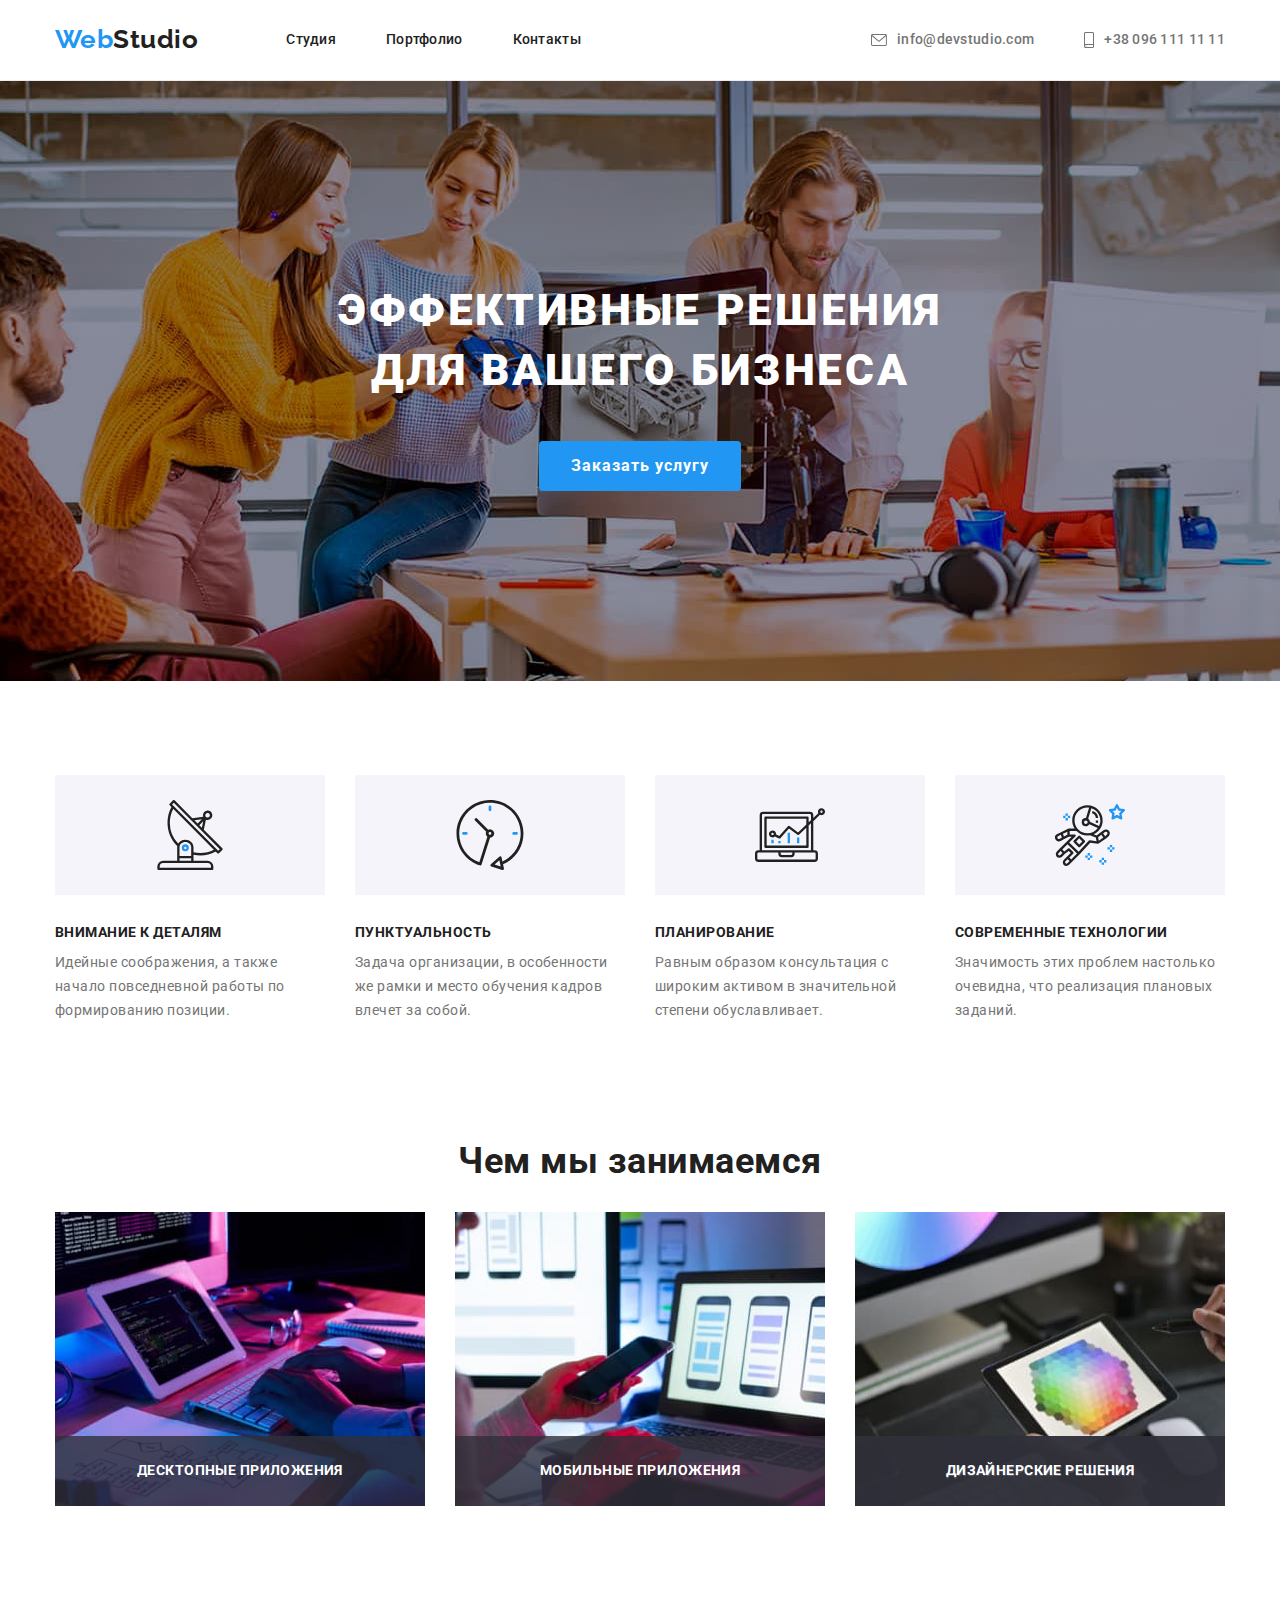
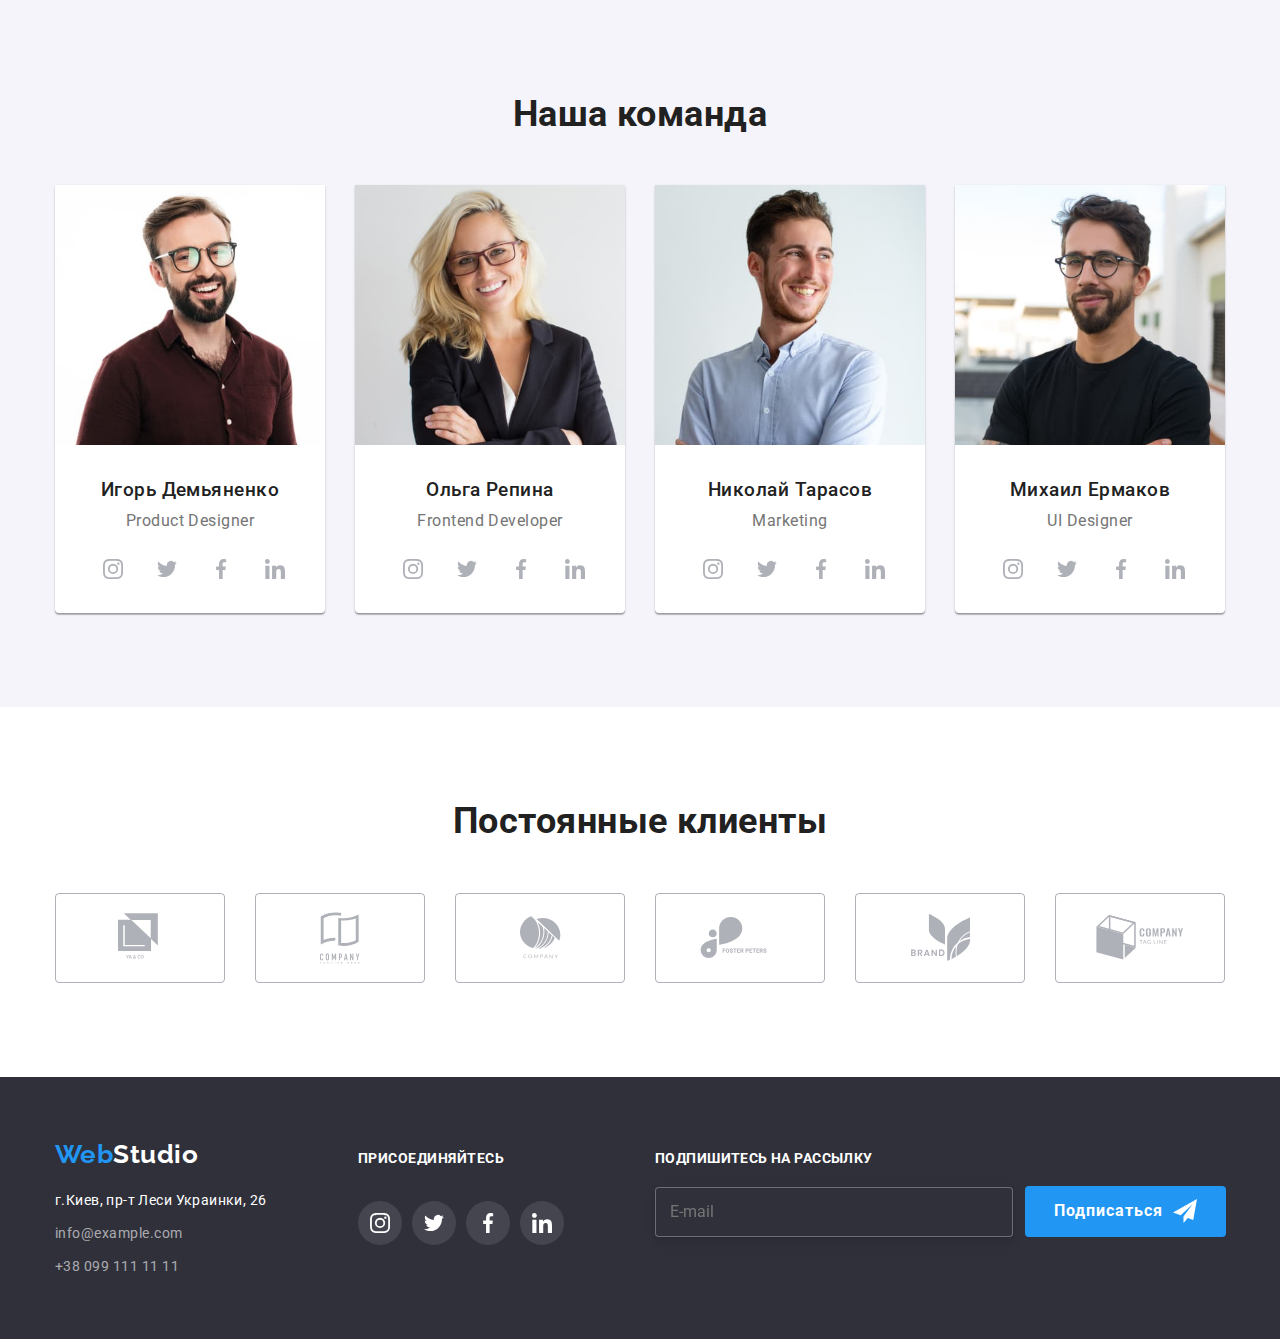
<file: index.html>
<!DOCTYPE html>
<html lang="ru">
<head>
    <meta charset="UTF-8">
    <meta name="viewport" content="width=device-width, initial-scale=1.0">
    <title>WebStudio</title>
    <link rel="preconnect" href="https://fonts.gstatic.com">
    <link href="https://fonts.googleapis.com/css2?family=Raleway:wght@700&family=Roboto:wght@400;500;700;900&display=swap"
        rel="stylesheet">
    <link rel="stylesheet" href="./css/main.min.css">
</head>
<body>
    <!--Шапка страницы-->
    <header class="page-header">
        <div class="container container__nav">
        <!--Логотип с навигацией-->
            <a class="logo" href="/"><span class="logo__text">Web</span>Studio</a>
            <button class="menu-toggle js-open-menu" aria-expanded="false" aria-controls="mobile-menu">
            <svg class="icon-cross" width="24" height="16" aria-label="Переключатель мобильного меню">
                <use href="./img/icons.svg#menu"></use>
            </svg></button>
            <nav>
                <ul class="site-nav">
                    <li class="site-nav__item">
                        <a class="site-nav__link" href="./index.html">Студия</a>
                    </li>
                    <li class="site-nav__item">
                        <a class="site-nav__link" href="./portfolio.html">Портфолио</a>
                    </li>
                    <li class="site-nav__item">
                        <a class="site-nav__link" href="">Контакты</a>
                    </li>
                </ul>
            </nav>
            <ul class="panel-contacts">
                <li class="panel-contacts__item">
                    <a class="panel-contacts__link" href="mailto:info@devstudio.com">
                        <svg class="panel-contacts__icon" width="16" height="12">
                            <use href="./img/icons.svg#envelope"></use>
                        </svg>info@devstudio.com</a>
                </li>
                <li class="panel-contacts__item">
                    <a class="panel-contacts__link" href="tel:+380961111111">
                        <svg class="panel-contacts__icon" width="10" height="16">
                            <use href="./img/icons.svg#smartphone"></use>
                        </svg>+38 096 111 11 11</a>
                </li>
            </ul>
        </div>
    </header>
    <main>
        <!--Герой-->
        <section class="hero">
            <div class="hero__overlay">
                <h1 class="hero__title">Эффективные решения<br>
                для вашего бизнеса</h1>
            <button class="button" data-modal-open>Заказать услугу</button>
                    <div class="backdrop backdrop__is-hidden" data-modal>
                        <div class="modal">
                            <button class="modal__close" data-modal-close>
                                <svg class="modal__icon" width="18" height="18">
                                <use href="./img/icons.svg#close"></use>
                            </svg></button>
                            <form class="form">
                                <p class="form__text">Оставьте свои данные, мы вам перезвоним</p>
                                <label class="form__field">
                                    <span class="form__label">Имя</span>
                                    <input type="text" class="form__input" name="name">
                                    <svg class="form__icon" width="18" height="18">
                                            <use href="./img/icons.svg#person-black"></use>
                                    </svg>
                                </label>
                            
                                <label class="form__field">
                                    <span class="form__label">Телефон</span>
                                    <input type="tel" class="form__input" name="tel">
                                    <svg class="form__icon" width="18" height="18">
                                            <use href="./img/icons.svg#phone-black"></use>
                                        </svg>
                                </label>
                            
                                <label class="form__field">
                                    <span class="form__label">Почта</span>
                                    <input type="email" class="form__input" name="mail">
                                    <svg class="form__icon" width="18" height="18">
                                        <use href="./img/icons.svg#email-black"></use>
                                    </svg>
                                </label>
                            
                                <label class="form__field">
                                    <span class="form__label">Комментарий</span>
                                    <textarea class="form__input form__textarea" name="comment" rows="10" placeholder="Введите текст"></textarea>
                                </label>

                                <label class="field">
                                    <input class="checkbox" type="checkbox" name="policy" value="policy">
                                    <svg class="checkbox-icon" width="16" height="15">
                                        <use href="./img/icons.svg#check"></use>
                                    </svg>
                                    <span class="label">Соглашаюсь с рассылкой и принимаю <a class="policy" href="/">Условия договора</a></span>
                                </label>
                                <button class="button button--send" type="submit">Отправить</button>
                            </form>
                        </div>
                    </div>
            </div>           
        </section>
        <!--Преимущества-->
        <section class="section">
            <div class="container">
                <h2 class="visually-hiddens">Особенности проектов</h2>
                <ul class="advantages">
                    <li class="advantages__item">
                        <div class="advantages__thumb">
                            <svg class="advantages__icon" width="70" height="70">
                                <use href="./img/icons.svg#antenna"></use>
                            </svg>
                        </div>    
                        <h3 class="advantages__title">Внимание к деталям</h3>
                        <p class="advantages__text">Идейные соображения, а также
                        начало повседневной работы по
                        формированию позиции.</p>
                    </li>
                    <li class="advantages__item">
                        <div class="advantages__thumb">
                            <svg class="advantages__icon" width="70" height="70">
                                <use href="./img/icons.svg#clock"></use>
                            </svg>
                        </div>
                        <h3 class="advantages__title">Пунктуальность</h3>
                        <p class="advantages__text">Задача организации, в особенности
                        же рамки и место обучения кадров
                        влечет за собой.</p>
                    </li>
                    <li class="advantages__item">
                        <div class="advantages__thumb">
                            <svg class="advantages__icon" width="70" height="70">
                                <use href="./img/icons.svg#diagram"></use>
                            </svg>
                        </div>
                        <h3 class="advantages__title">Планирование</h3>
                        <p class="advantages__text"> Равным образом консультация с
                        широким активом в значительной
                        степени обуславливает.</p>
                    </li>
                    <li class="advantages__item">
                        <div class="advantages__thumb">
                            <svg class="advantages__icon" width="70" height="70">
                                <use href="./img/icons.svg#astronaut"></use>
                            </svg>
                        </div>
                        <h3 class="advantages__title">Современные технологии</h3>
                        <p class="advantages__text">Значимость этих проблем настолько
                        очевидна, что реализация плановых
                        заданий.</p>
                    </li>
                </ul>
            </div>
        </section>
        <!--Примеры работ-->
        <section class="section section__development">
            <div class="container">
                <h2 class="development-title">Чем мы занимаемся</h2>
            <ul class="development">
                <li class="development__item">
                    <div class="development__thumb">
                        <img class="development__img" srcset="./img/img(1).jpg 1x, ./img/img(1)@2x.jpg 2x"
                        src="./img/img(1).jpg" alt="Прописывает код" width="370">
                        <div class="development__overlay"><p class="development__text">Десктопные приложения</p></div>
                    </div>                    
                </li>
                <li class="development__item">
                    <div class="development__thumb">
                        <img class="development__img" srcset="./img/img(2).jpg 1x, ./img/img(2)@2x.jpg 2x"
                        src="./img/img(2).jpg" alt="Создает мобильные приложения" width="370">
                    <div class="development__overlay"><p class="development__text">Мобильные приложения</p></div>
                    </div>
                </li>
                <li class="development__item">
                    <div class="development__thumb">
                        <img class="development__img" srcset="./img/img(3).jpg 1x, ./img/img(3)@2x.jpg 2x"
                        src="./img/img(3).jpg" alt="Создает дизайн" width="370">
                    <div class="development__overlay"><p class="development__text">Дизайнерские решения</p></div>
                </div>                   
                </li>
            </ul>
            </div>
        </section>
        <!--Команда разработчиков-->
        <section class="section section__team">
            <div class="container">
            <h2 class="section-title">Наша команда</h2>
            <ul class="team">
                <li class="team__item">
                    <div class="team__thumb">
                        <img class="team__img" srcset="./img/Игорь_Демьяненко.jpg 1x, ./img/Игорь_Демьяненко@2x.jpg 2x" 
                        src="./img/Игорь_Демьяненко.jpg" alt="Игорь Демьяненко" width="270">
                        <h3 class="team__title">Игорь Демьяненко</h3>
                        <p class="team__text">Product Designer</p>
                        <ul class="social">
                            <li class="social__item">
                                <a href="/" class="social__link">
                                    <svg class="social__icon" width="20" height="20">
                                        <use href="./img/icons.svg#instagram"></use>
                                    </svg>
                                </a>
                            </li>
                            <li class="social__item">
                                <a href="/" class="social__link">
                                    <svg class="social__icon" width="20" height="20">
                                        <use href="./img/icons.svg#twitter"></use>
                                    </svg>
                                </a>
                            </li>
                            <li class="social__item">
                                <a href="/" class="social__link">
                                    <svg class="social__icon" width="20" height="20">
                                        <use href="./img/icons.svg#facebook"></use>
                                    </svg>
                                </a>
                            </li>
                            <li class="social__item">
                                <a href="/" class="social__link">
                                    <svg class="social__icon" width="20" height="20">
                                        <use href="./img/icons.svg#linkedin"></use>
                                    </svg>
                                </a>
                            </li>
                        </ul>
                    </div>                   
                </li>
                <li class="team__item">
                    <div class="team__thumb">
                        <img class="team__img" srcset="./img/Ольга_Репина.jpg 1x, ./img/Ольга_Репина@2x.jpg 2x"
                        src="./img/Ольга_Репина.jpg" alt="Ольга Репина" width="270">
                        <h3 class="team__title">Ольга Репина</h3>
                        <p class="team__text">Frontend Developer</p>
                        <ul class="social">
                            <li class="social__item">
                                <a href="/" class="social__link">
                                    <svg class="social__icon" width="20" height="20">
                                        <use href="./img/icons.svg#instagram"></use>
                                    </svg>
                                </a>
                            </li>
                            <li class="social__item">
                                <a href="/" class="social__link">
                                    <svg class="social__icon" width="20" height="20">
                                        <use href="./img/icons.svg#twitter"></use>
                                    </svg>
                                </a>
                            </li>
                            <li class="social__item">
                                <a href="/" class="social__link">
                                    <svg class="social__icon" width="20" height="20">
                                        <use href="./img/icons.svg#facebook"></use>
                                    </svg>
                                </a>
                            </li>
                            <li class="social__item">
                                <a href="/" class="social__link">
                                    <svg class="social__icon" width="20" height="20">
                                        <use href="./img/icons.svg#linkedin"></use>
                                    </svg>
                                </a>
                            </li>
                        </ul>
                    </div>                   
                </li>
                <li class="team__item">
                    <div class="team__thumb">
                        <img class="team__img" srcset="./img/Николай_Тарасов.jpg 1x, ./img/Николай_Тарасов@2x.jpg 2x"
                        src="./img/Николай_Тарасов.jpg" alt="Николай Тарасов" width="270">
                        <h3 class="team__title">Николай Тарасов</h3>
                        <p class="team__text">Marketing</p>
                        <ul class="social">
                            <li class="social__item">
                                <a href="/" class="social__link">
                                    <svg class="social__icon" width="20" height="20">
                                        <use href="./img/icons.svg#instagram"></use>
                                    </svg>
                                </a>
                            </li>
                            <li class="social__item">
                                <a href="/" class="social__link">
                                    <svg class="social__icon" width="20" height="20">
                                        <use href="./img/icons.svg#twitter"></use>
                                    </svg>
                                </a>
                            </li>
                            <li class="social__item">
                                <a href="/" class="social__link">
                                    <svg class="social__icon" width="20" height="20">
                                        <use href="./img/icons.svg#facebook"></use>
                                    </svg>
                                </a>
                            </li>
                            <li class="social__item">
                                <a href="/" class="social__link">
                                    <svg class="social__icon" width="20" height="20">
                                        <use href="./img/icons.svg#linkedin"></use>
                                    </svg>
                                </a>
                            </li>
                        </ul>
                    </div>   
                </li>
                <li class="team__item">
                    <div class="team__thumb">
                        <img class="team__img" srcset="./img/Михаил_Ермаков.jpg 1x, ./img/Михаил_Ермаков@2x.jpg 2x"
                        src="./img/Михаил_Ермаков.jpg" alt="Михаил Ермаков" width="270">
                        <h3 class="team__title">Михаил Ермаков</h3>
                        <p class="team__text">UI Designer</p>
                        <ul class="social">
                            <li class="social__item">
                                <a href="/" class="social__link">
                                    <svg class="social__icon" width="20" height="20">
                                        <use href="./img/icons.svg#instagram"></use>
                                    </svg>
                                </a>
                            </li>
                            <li class="social__item">
                                <a href="/" class="social__link">
                                    <svg class="social__icon" width="20" height="20">
                                        <use href="./img/icons.svg#twitter"></use>
                                    </svg>
                                </a>
                            </li>
                            <li class="social__item">
                                <a href="/" class="social__link">
                                    <svg class="social__icon" width="20" height="20">
                                        <use href="./img/icons.svg#facebook"></use>
                                    </svg>
                                </a>
                            </li>
                            <li class="social__item">
                                <a href="/" class="social__link">
                                    <svg class="social__icon" width="20" height="20">
                                        <use href="./img/icons.svg#linkedin"></use>
                                    </svg>
                                </a>
                            </li>
                        </ul>
                    </div>
                </li>
            </ul>
            </div>
        </section>
        <section class="section">
            <div class="container">
                <h2 class="section-title">Постоянные клиенты</h2>
                <ul class="partners">
                    <li class="partners__item">
                        <a href="/" class="partners__link">
                            <svg class="partners__icon" width="44" height="49">
                                <use href="./img/icons.svg#logo1"></use>
                            </svg>
                        </a>
                    </li>
                    <li class="partners__item">
                        <a href="/" class="partners__link">
                            <svg class="partners__icon" width="40" height="52">
                                <use href="./img/icons.svg#logo2"></use>
                            </svg>
                        </a>
                    </li>
                    <li class="partners__item">
                        <a href="/" class="partners__link">
                            <svg class="partners__icon" width="41" height="43">
                                <use href="./img/icons.svg#logo3"></use>
                            </svg>
                        </a>
                    </li>
                    <li class="partners__item">
                        <a href="/" class="partners__link">
                            <svg class="partners__icon" width="80" height="42">
                                <use href="./img/icons.svg#logo4"></use>
                            </svg>
                        </a>
                    </li>
                    <li class="partners__item">
                        <a href="/" class="partners__link">
                            <svg class="partners__icon" width="59" height="47">
                                <use href="./img/icons.svg#logo5"></use>
                            </svg>
                        </a>
                    </li>
                    <li class="partners__item">
                        <a href="/" class="partners__link">
                            <svg class="partners__icon" width="88" height="45">
                                <use href="./img/icons.svg#logo6"></use>
                            </svg>
                        </a>
                    </li>
                </ul>
            </div>            
        </section>
    </main>
    <!--Подвал страницы-->
    <footer class="page-footer">
        <div class="container container__footer">
            <div class="address-footer">
                <a class="logo logo--footer" href="/"><span class="logo__text">Web</span>Studio</a>
                <address>
                    <p class="page-footer__label"><span class="page-footer__text">г.Киев, пр-т Леси Украинки, 26</span></p>
                    <ul class="address">
                        <li>
                            <p class="address__mail">info@example.com</p>
                        </li>
                        <li>
                            <p class="address__tel">+38 099 111 11 11</p>
                        </li>
                    </ul>
                </address>
            </div>       
        <div class="subscribe">
            <p class="subscribe__text">Присоединяйтесь</p>
            <ul class="social-footer">
                <li class="social-footer__item">
                    <a href="/" class="social-footer__link">
                        <svg class="social-footer__icon" width="20" height="20">
                            <use href="./img/icons.svg#instagram"></use>
                        </svg>
                    </a>
                </li>
                <li class="social-footer__item">
                    <a href="/" class="social-footer__link">
                        <svg class="social-footer__icon" width="20" height="20">
                            <use href="./img/icons.svg#twitter"></use>
                        </svg>
                    </a>
                </li>
                <li class="social-footer__item">
                    <a href="/" class="social-footer__link">
                        <svg class="social-footer__icon" width="20" height="20">
                            <use href="./img/icons.svg#facebook"></use>
                        </svg>
                    </a>
                </li>
                <li class="social-footer__item">
                    <a href="/" class="social-footer__link">
                        <svg class="social-footer__icon" width="20" height="20">
                            <use href="./img/icons.svg#linkedin"></use>
                        </svg>
                    </a>
                </li>
            </ul>
        </div>
        <form class="form-footer">
        <label class="form-footer__field">
            <span class="form-footer__label">Подпишитесь на рассылку</span>
            <input type="email" class="form-footer__input" name="mail" placeholder="E-mail">
        </label>
        <button class="button button--mail" type="submit">Подписаться<svg class="button__icon" width="24" height="24">
            <use href="./img/icons.svg#send"></use>
        </svg></button>
        </form>
        </div>        
    </footer>
    <div class="menu-container js-menu-container" id="mobile-menu">
        <button class="menu-toggle js-close-menu">
            <svg width="19" height="19">
                <use class="icon-menu" href="./img/icons.svg#close-menu"></use>
            </svg>
        </button>
        <ul class="mobile-menu">
            <li class="mobile-menu__item"><a href="./index.html" class="mobile-menu__link">Студия</a></li>
            <li class="mobile-menu__item"><a href="./portfolio.html" class="mobile-menu__link">Портфолио</a></li>
            <li class="mobile-menu__item"><a href="" class="mobile-menu__link">Контакты</a></li>
        </ul>
        <div>
            <ul class="contacts-mobile">
                <li class="contacts-mobile__item">
                    <a class="contacts-mobile__link" href="tel:+380961111111">
                        <span class="contacts-mobile__tel">+38 096 111 11 11</span></a>
                </li>
                <li class="contacts-mobile__item">
                    <a class="contacts-mobile__link" href="mailto:info@devstudio.com">
                        <span class="contacts-mobile__mail">info@devstudio.com</span></a>
                </li>
            </ul>
            <ul class="mobile-social">
                <li class="mobile-social__item">
                    <a href="/" class="mobile-social__link">Instagram</a>
                </li>
                <li class="mobile-social__item">
                    <a href="/" class="mobile-social__link">Twitter</a>
                </li>
                <li class="mobile-social__item">
                    <a href="/" class="mobile-social__link">Facebook</a>
                </li>
                <li class="mobile-social__item">
                    <a href="/" class="mobile-social__link">LinkedIn</a>
                </li>
            </ul>
        </div>
    </div>
    <script src="./js/modal.js"></script>
    <script src="./js/mobile-menu.js"></script>
</body>
</html>
</file>
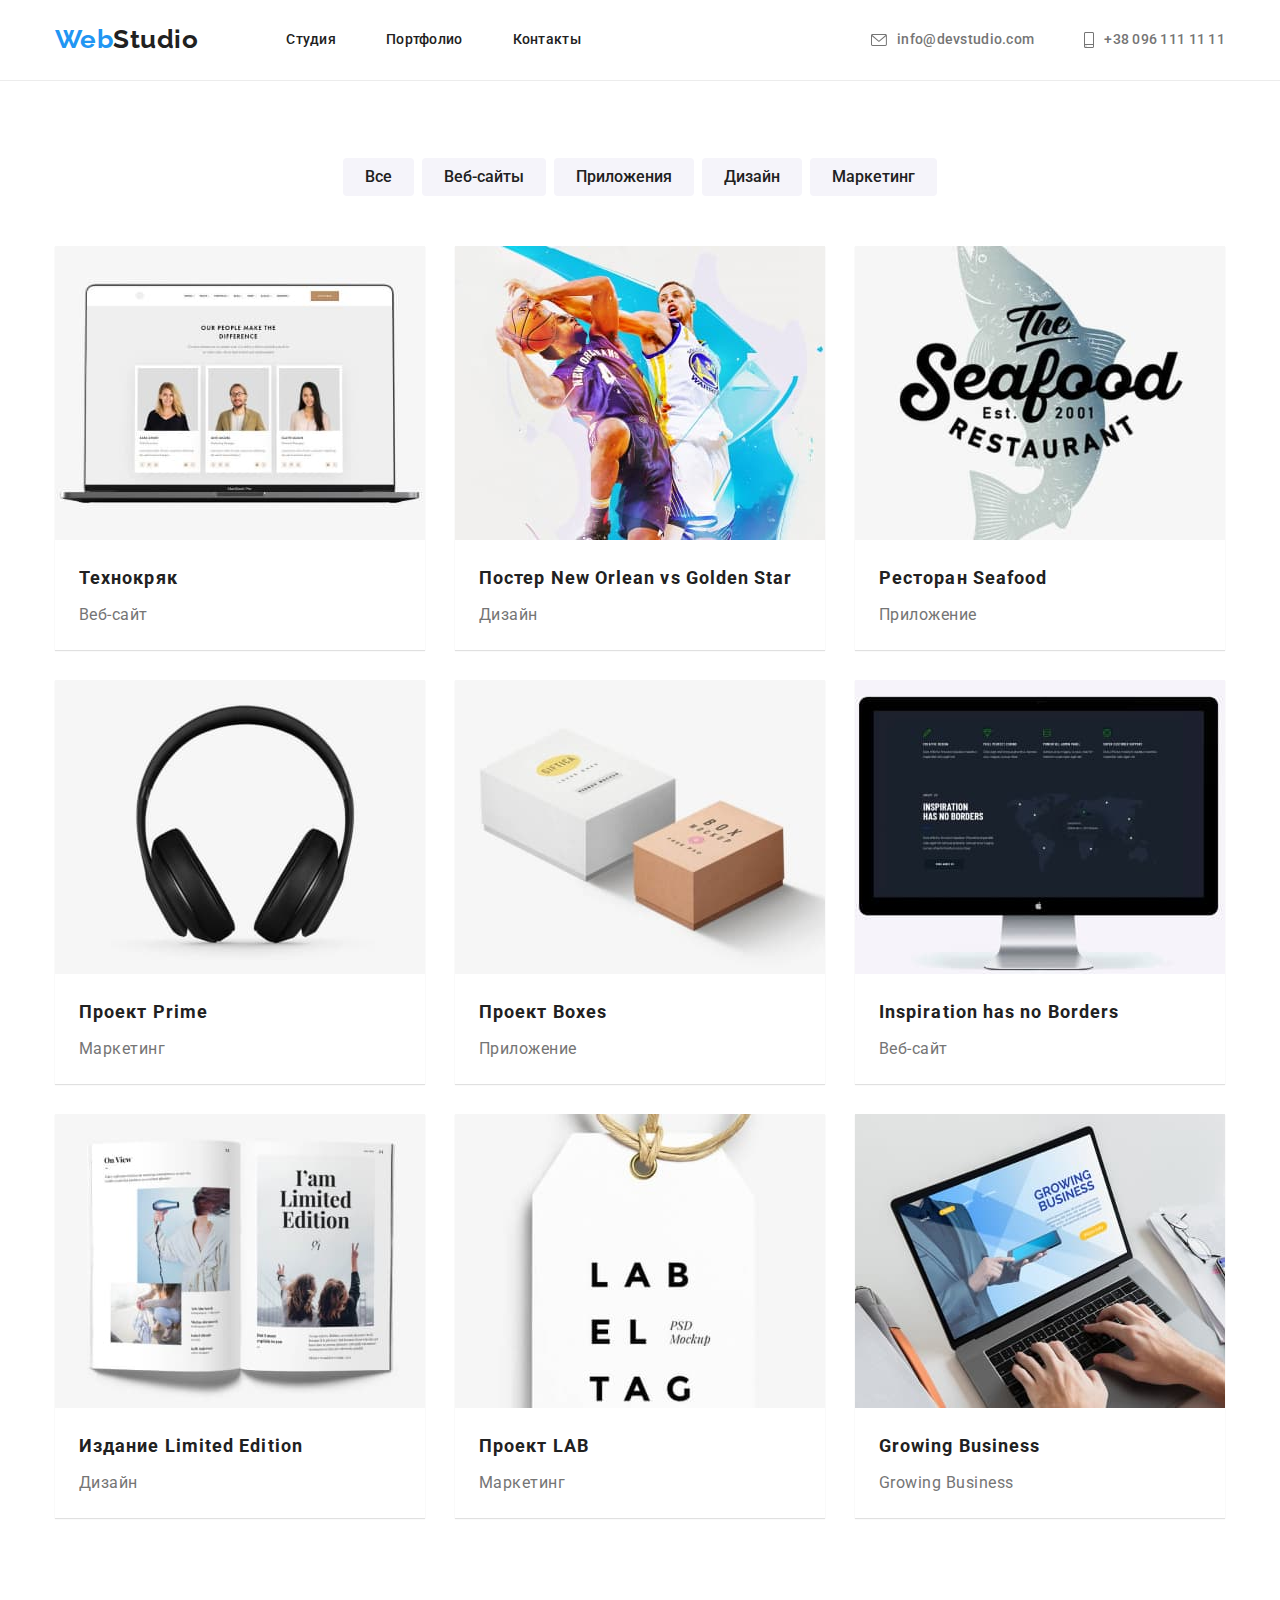
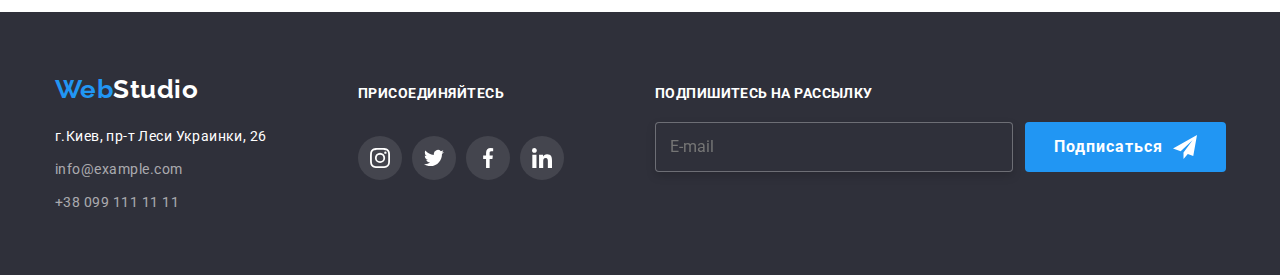
<file: portfolio.html>
<!DOCTYPE html>
<html lang="ru">
<head>
    <meta charset="UTF-8">
    <meta name="viewport" content="width=device-width, initial-scale=1.0">
    <title>Portfolio</title>
    <link rel="preconnect" href="https://fonts.gstatic.com">
    <link href="https://fonts.googleapis.com/css2?family=Raleway:wght@700&family=Roboto:wght@400;500;700;900&display=swap"
        rel="stylesheet">
    <link rel="stylesheet" href="./css/main.min.css">
</head>
<body>
    <!--Шапка страницы-->
    <header class="page-header">
        <div class="container container__nav">
            <!--Логотип с навигацией-->
            <a class="logo" href="/"><span class="logo__text">Web</span>Studio</a>
            <button class="menu-toggle js-open-menu" aria-expanded="false" aria-controls="mobile-menu">
                <svg class="icon-cross" width="24" height="16" aria-label="Переключатель мобильного меню">
                    <use href="./img/icons.svg#menu"></use>
                </svg></button>
            <nav>
                <ul class="site-nav">
                    <li class="site-nav__item">
                        <a class="site-nav__link" href="./index.html">Студия</a>
                    </li>
                    <li class="site-nav__item">
                        <a class="site-nav__link" href="./portfolio.html">Портфолио</a>
                    </li>
                    <li class="site-nav__item">
                        <a class="site-nav__link" href="">Контакты</a>
                    </li>
                </ul>
            </nav>
            <ul class="panel-contacts">
                <li class="panel-contacts__item">
                    <a class="panel-contacts__link" href="mailto:info@devstudio.com">
                        <svg class="panel-contacts__icon" width="16" height="12">
                            <use href="./img/icons.svg#envelope"></use>
                        </svg>info@devstudio.com</a>
                </li>
                <li class="panel-contacts__item">
                    <a class="panel-contacts__link" href="tel:+380961111111">
                        <svg class="panel-contacts__icon" width="10" height="16">
                            <use href="./img/icons.svg#smartphone"></use>
                        </svg>+38 096 111 11 11</a>
                </li>
            </ul>
        </div>
    </header>
        <main>
            <section>
                <div class="container">
                    <ul class="page-nav">
                        <li class="page-nav__item">
                            <button class="button-page-nav" type="submit">Все</button>
                        </li>
                        <li class="page-nav__item">
                            <button class="button-page-nav" type="submit">Веб-сайты</button>
                        </li>
                        <li class="page-nav__item">
                            <button class="button-page-nav" type="submit">Приложения</button>
                        </li>
                        <li class="page-nav__item">
                            <button class="button-page-nav" type="submit">Дизайн</button>
                        </li>
                        <li class="page-nav__item">
                            <button class="button-page-nav" type="submit">Маркетинг</button>
                        </li>
                    </ul>
                </div>
                <div class="container container__product">
                <ul class="card-set">
                    <li class="card-set__item">
                        <article class="product">
                            <div class="product__thumb">
                            <img class="product__img" srcset="./img/img1.jpg 1x, ./img/img1@2x.jpg 2x"
                            src="./img/img1.jpg" alt="Веб-сайт" width="370">                            
                        <div class="product__overlay">
                                <p class="product__text">Технокряк это современная площадка распространения коронавируса. Компании используют
                                    эту платформу для цифрового
                                    шпионажа и атак на защищённые сервера конкурентов.</p>
                        </div>                        
                        </div>                       
                        <h2 class="product__title">Технокряк</h2>
                        <p class="product__name">Веб-сайт</p>
                        </article>
                    </li>
                    <li class="card-set__item">
                        <article>
                            <div class="product__thumb">
                            <img class="product__img" srcset="./img/img2.jpg 1x, ./img/img2@2x.jpg 2x"
                            src="./img/img2.jpg" alt="Дизайн" width="370">
                        <div class="product__overlay">
                            <p class="product__text">Технокряк это современная площадка распространения коронавируса. Компании используют эту платформу для цифрового
                                шпионажа и атак на защищённые сервера конкурентов.</p></div>
                        </div>
                        <h2 class="product__title">Постер New Orlean vs Golden Star</h2>
                        <p class="product__name">Дизайн</p>
                        </article>
                    </li>
                    <li class="card-set__item">
                        <article>
                            <div class="product__thumb">
                            <img class="product__img" srcset="./img/img3.jpg 1x, ./img/img3@2x.jpg 2x"
                            src="./img/img3.jpg" alt="Приложение Ресторан" width="370">
                        <div class="product__overlay">
                            <p class="product__text">Технокряк это современная площадка распространения коронавируса. Компании используют
                                эту платформу для цифрового
                                шпионажа и атак на защищённые сервера конкурентов.</p></div>
                        </div>
                        <h2 class="product__title">Ресторан Seafood</h2>
                        <p class="product__name">Приложение</p>
                        </article>
                    </li>
                    <li class="card-set__item">
                        <article>
                            <div class="product__thumb">
                            <img class="product__img" srcset="./img/img4.jpg 1x, ./img/img4@2x.jpg 2x"
                            src="./img/img4.jpg" alt="Наушники" width="370">
                        <div class="product__overlay">
                            <p class="product__text">Технокряк это современная площадка распространения коронавируса. Компании используют
                                эту платформу для цифрового
                                шпионажа и атак на защищённые сервера конкурентов.</p></div>
                        </div>
                        <h2 class="product__title">Проект Prime</h2>
                        <p class="product__name">Маркетинг</p>
                        </article>
                    </li>
                    <li class="card-set__item">
                        <article>
                            <div class="product__thumb">
                            <img class="product__img" srcset="./img/img5.jpg 1x, ./img/img5@2x.jpg 2x"
                            src="./img/img5.jpg" alt="Коробки" width="370">
                        <div class="product__overlay">
                            <p class="product__text">Технокряк это современная площадка распространения коронавируса. Компании используют
                                эту платформу для цифрового
                                шпионажа и атак на защищённые сервера конкурентов.</p></div>
                        </div>
                        <h2 class="product__title">Проект Boxes</h2>
                        <p class="product__name">Приложение</p>
                        </article>
                    </li>
                    <li class="card-set__item">
                        <article>
                            <div class="product__thumb">
                            <img class="product__img" srcset="./img/img6.jpg 1x, ./img/img6@2x.jpg 2x"
                            src="./img/img6.jpg" alt="Дизайн Веб-сайта" width="370">
                        <div class="product__overlay">
                            <p class="product__text">Технокряк это современная площадка распространения коронавируса. Компании используют
                                эту платформу для цифрового
                                шпионажа и атак на защищённые сервера конкурентов.</p>
                        </div>
                        </div>
                        <h2 class="product__title">Inspiration has no Borders</h2>
                        <p class="product__name">Веб-сайт</p>
                        </article>
                    </li>
                    <li class="card-set__item">
                        <article>
                            <div class="product__thumb">
                            <img class="product__img" srcset="./img/img7.jpg 1x, ./img/img7@2x.jpg 2x"
                            src="./img/img7.jpg" alt="Открытая книга" width="370">
                        <div class="product__overlay">
                            <p class="product__text">Технокряк это современная площадка распространения коронавируса. Компании используют
                                эту платформу для цифрового
                                шпионажа и атак на защищённые сервера конкурентов.</p>
                        </div>
                        </div>
                        <h2 class="product__title">Издание Limited Edition</h2>
                        <p class="product__name">Дизайн</p>
                        </article>
                    </li>
                    <li class="card-set__item">
                        <article>
                            <div class="product__thumb">
                            <img class="product__img" srcset="./img/img8.jpg 1x, ./img/img8@2x.jpg 2x"
                            src="./img/img8.jpg" alt="Бирка" width="370">
                        <div class="product__overlay">
                            <p class="product__text">Технокряк это современная площадка распространения коронавируса. Компании используют
                                эту платформу для цифрового
                                шпионажа и атак на защищённые сервера конкурентов.</p>
                        </div>
                        </div>
                        <h2 class="product__title">Проект LAB</h2>
                        <p class="product__name">Маркетинг</p>
                        </article>
                    </li>
                    <li class="card-set__item">
                        <article>
                            <div class="product__thumb">
                            <img class="product__img" srcset="./img/img9.jpg 1x, ./img/img9@2x.jpg 2x"
                            src="./img/img9.jpg" alt="Ноутбук" width="370">
                        <div class="product__overlay">
                            <p class="product__text">Технокряк это современная площадка распространения коронавируса. Компании используют
                                эту платформу для цифрового
                                шпионажа и атак на защищённые сервера конкурентов.</p>
                        </div>
                        </div>
                        <h2 class="product__title">Growing Business</h2>
                        <p class="product__name">Growing Business</p>
                        </article>
                    </li>
                </ul>
                </div>
            </section>
        </main>
    <footer class="page-footer">
        <div class="container container__footer">
            <div class="adreess-footer">
                <a class="logo logo--footer" href="/"><span class="logo__text">Web</span>Studio</a>
                <address>
                    <p class="page-footer__label"><span class="page-footer__text">г.Киев, пр-т Леси Украинки, 26</span></p>
                    <ul class="address">
                        <li>
                            <p class="address__mail">info@example.com</p>
                        </li>
                        <li>
                            <p class="address__tel">+38 099 111 11 11</p>
                        </li>
                    </ul>
                </address>
            </div>
            <div class="subscribe">
                <p class="subscribe__text">Присоединяйтесь</p>
                <ul class="social-footer">
                    <li class="social-footer__item">
                        <a href="/" class="social-footer__link">
                            <svg class="social-footer__icon" width="20" height="20">
                                <use href="./img/icons.svg#instagram"></use>
                            </svg>
                        </a>
                    </li>
                    <li class="social-footer__item">
                        <a href="/" class="social-footer__link">
                            <svg class="social-footer__icon" width="20" height="20">
                                <use href="./img/icons.svg#twitter"></use>
                            </svg>
                        </a>
                    </li>
                    <li class="social-footer__item">
                        <a href="/" class="social-footer__link">
                            <svg class="social-footer__icon" width="20" height="20">
                                <use href="./img/icons.svg#facebook"></use>
                            </svg>
                        </a>
                    </li>
                    <li class="social-footer__item">
                        <a href="/" class="social-footer__link">
                            <svg class="social-footer__icon" width="20" height="20">
                                <use href="./img/icons.svg#linkedin"></use>
                            </svg>
                        </a>
                    </li>
                </ul>
            </div>
            <form class="form-footer">
                <label class="form-footer__field">
                    <span class="form-footer__label">Подпишитесь на рассылку</span>
                    <input type="email" class="form-footer__input" name="mail" placeholder="E-mail">
                </label>
                <button class="button button--mail" type="submit">Подписаться<svg class="button__icon" width="24"
                        height="24">
                        <use href="./img/icons.svg#send"></use>
                    </svg></button>
            </form>
        </div>
    </footer>
    <div class="menu-container js-menu-container" id="mobile-menu">
        <button class="menu-toggle js-close-menu">
            <svg width="19" height="19">
                <use class="icon-menu" href="./img/icons.svg#close-menu"></use>
            </svg>
        </button>
        <ul class="mobile-menu">
            <li class="mobile-menu__item"><a href="./index.html" class="mobile-menu__link">Студия</a></li>
            <li class="mobile-menu__item"><a href="./portfolio.html" class="mobile-menu__link">Портфолио</a></li>
            <li class="mobile-menu__item"><a href="" class="mobile-menu__link">Контакты</a></li>
        </ul>
        <div>
            <ul class="contacts-mobile">
                <li class="contacts-mobile__item">
                    <a class="contacts-mobile__link" href="tel:+380961111111">
                        <span class="contacts-mobile__tel">+38 096 111 11 11</span></a>
                </li>
                <li class="contacts-mobile__item">
                    <a class="contacts-mobile__link" href="mailto:info@devstudio.com">
                        <span class="contacts-mobile__mail">info@devstudio.com</span></a>
                </li>
            </ul>
            <ul class="mobile-social">
                <li class="mobile-social__item">
                    <a href="/" class="mobile-social__link">Instagram</a>
                </li>
                <li class="mobile-social__item">
                    <a href="/" class="mobile-social__link">Twitter</a>
                </li>
                <li class="mobile-social__item">
                    <a href="/" class="mobile-social__link">Facebook</a>
                </li>
                <li class="mobile-social__item">
                    <a href="/" class="mobile-social__link">LinkedIn</a>
                </li>
            </ul>
        </div>
    </div>
    <script src="./js/mobile-menu.js"></script>
</body>
</html>
</file>
<file: css/main.min.css>
/*! modern-normalize v1.0.0 | MIT License | https://github.com/sindresorhus/modern-normalize */*,*::before,*::after{-webkit-box-sizing:border-box;box-sizing:border-box}:root{-moz-tab-size:4;-o-tab-size:4;tab-size:4}html{line-height:1.15;-webkit-text-size-adjust:100%}body{margin:0;padding:0}body{font-family:system-ui,-apple-system,"Segoe UI",Roboto,Helvetica,Arial,sans-serif,"Apple Color Emoji","Segoe UI Emoji"}hr{height:0;color:inherit}abbr[title]{-webkit-text-decoration:underline dotted;text-decoration:underline dotted}b,strong{font-weight:bolder}code,kbd,samp,pre{font-family:ui-monospace, SFMono-Regular, Consolas, 'Liberation Mono', Menlo,
 monospace;font-size:1em}small{font-size:80%}sub,sup{font-size:75%;line-height:0;position:relative;vertical-align:baseline}sub{bottom:-0.25em}sup{top:-0.5em}table{text-indent:0;border-color:inherit}button,input,optgroup,select,textarea{font-family:inherit;font-size:100%;line-height:1.15;margin:0}address{font-style:normal}ul{list-style:none}button,select{text-transform:none}button,[type='button'],[type='reset'],[type='submit']{-webkit-appearance:button}::-moz-focus-inner{border-style:none;padding:0}:-moz-focusring{outline:1px dotted ButtonText}:-moz-ui-invalid{box-shadow:none}legend{padding:0}progress{vertical-align:baseline}::-webkit-inner-spin-button,::-webkit-outer-spin-button{height:auto}[type='search']{-webkit-appearance:textfield;outline-offset:-2px}::-webkit-search-decoration{-webkit-appearance:none}::-webkit-file-upload-button{-webkit-appearance:button;font:inherit}body{font-family:"Roboto",sans-serif;background-color:#fff;letter-spacing:0.03em;color:#212121}.container{width:100%;padding-left:15px;padding-right:15px;margin-left:auto;margin-right:auto;min-width:320px;max-width:480px}@media screen and (min-width: 768px){.container{max-width:768px}}@media screen and (min-width: 1200px){.container{max-width:1200px}}.container__nav{min-height:60px;display:-webkit-box;display:-ms-flexbox;display:flex;-webkit-box-align:center;-ms-flex-align:center;align-items:center;-webkit-box-pack:end;-ms-flex-pack:end;justify-content:flex-end}.container__product{padding-bottom:60px}@media screen and (min-width: 1200px){.container__product{padding-bottom:94px}}.container__footer{padding-top:60px;padding-bottom:60px}@media screen and (min-width: 768px){.container__footer{display:-webkit-box;display:-ms-flexbox;display:flex;-ms-flex-wrap:wrap;flex-wrap:wrap;-webkit-box-align:baseline;-ms-flex-align:baseline;align-items:baseline;-ms-flex-pack:distribute;justify-content:space-around}}@media screen and (min-width: 1200px){.container__footer{-webkit-box-pack:justify;-ms-flex-pack:justify;justify-content:space-between}}.section{padding-top:60px;padding-bottom:60px}@media screen and (min-width: 1200px){.section{padding-top:94px;padding-bottom:94px}}.section__development{display:none}@media screen and (min-width: 1200px){.section__development{display:block;padding-top:0}}.section__team{background-color:#f5f4fa}@media screen and (min-width: 1200px){.section__team{padding-top:94px;padding-bottom:94px}}.section-title{text-align:center;font-weight:bold;font-size:28px;color:#212121;margin-bottom:30px;margin-top:0}@media screen and (min-width: 1200px){.section-title{font-size:36px;margin-bottom:50px}}.visually-hiddens{position:absolute;width:1px;height:1px;margin:-1px;border:0;padding:0;white-space:nowrap;-webkit-clip-path:inset(100%);clip-path:inset(100%);clip:rect(0 0 0 0);overflow:hidden}.page-header{border-bottom:1px solid #ececec;background-color:#fff}@media screen and (max-width: 767px){.page-header{height:60px}}.logo{font-family:"Raleway",sans-serif;font-weight:bold;font-size:26px;line-height:1.14;color:#212121;text-decoration:none;margin-right:auto;-webkit-transition:color 250ms cubic-bezier(0.4, 0, 0.2, 1);transition:color 250ms cubic-bezier(0.4, 0, 0.2, 1)}@media (min-width: 768px){.logo{margin-right:0}}.logo:hover,.logo:focus{color:#2196f3}.logo__text{color:#2196f3}.logo--footer{display:-webkit-box;display:-ms-flexbox;display:flex;margin-bottom:20px;color:#fff}@media screen and (max-width: 1199px){.logo--footer{-webkit-box-pack:center;-ms-flex-pack:center;justify-content:center}}.logo--footer:hover,.logo--footer:focus{color:#2196f3}.menu-container{display:-webkit-box;display:-ms-flexbox;display:flex;-webkit-box-orient:vertical;-webkit-box-direction:normal;-ms-flex-direction:column;flex-direction:column;-webkit-box-pack:justify;-ms-flex-pack:justify;justify-content:space-between;position:fixed;top:0;left:0;width:100vw;height:100vh;padding:48px 40px;background-color:#fff;-webkit-transform:translateX(100%);transform:translateX(100%);-webkit-transition:-webkit-transform 250ms cubic-bezier(0.4, 0, 0.2, 1);transition:-webkit-transform 250ms cubic-bezier(0.4, 0, 0.2, 1);transition:transform 250ms cubic-bezier(0.4, 0, 0.2, 1);transition:transform 250ms cubic-bezier(0.4, 0, 0.2, 1), -webkit-transform 250ms cubic-bezier(0.4, 0, 0.2, 1)}.menu-container.is-open{-webkit-transform:translateX(0);transform:translateX(0)}.menu-toggle{min-height:40px;min-width:40px;display:-webkit-box;display:-ms-flexbox;display:flex;-webkit-box-align:center;-ms-flex-align:center;align-items:center;-webkit-box-pack:center;-ms-flex-pack:center;justify-content:center;margin:0;padding:0;background-color:transparent;cursor:pointer;border:none;border-radius:50%;outline:none}.menu-toggle:focus,.menu-toggle:hover{color:#2196f3}@media (min-width: 768px){.menu-toggle{display:none}}.menu-container .menu-toggle{position:absolute;top:20px;right:15px;color:#212121}.menu-container .menu-toggle:hover,.menu-container .menu-toggle:focus{color:#2196f3}.mobile-menu{padding:0;margin:0;list-style:none}.mobile-menu__item:not(:last-child){margin-bottom:32px}.mobile-menu__link{display:block;padding:0;color:#212121;text-decoration:none;font-family:"Roboto",sans-serif;font-weight:500;font-size:40px;line-height:1.17;letter-spacing:0.02em;-webkit-transition:color 250ms cubic-bezier(0.4, 0, 0.2, 1);transition:color 250ms cubic-bezier(0.4, 0, 0.2, 1)}.mobile-menu__link:hover,.mobile-menu__link:focus{color:#2196f3}.icon-cross{fill:currentColor}@media (min-width: 768px){.icon-cross{display:none}}.icon-menu{fill:currentColor}.contacts-mobile{margin:0;padding:0;font-family:"Roboto",sans-serif;font-weight:500;letter-spacing:0.02em}.contacts-mobile__item:not(:last-child){margin-bottom:32px}.contacts-mobile__link{text-decoration:none}.contacts-mobile__tel{font-size:34px;line-height:1.176;color:#2196f3}.contacts-mobile__mail{font-size:24px;line-height:1.166;color:#757575}.mobile-social{display:-webkit-box;display:-ms-flexbox;display:flex;-ms-flex-wrap:wrap;flex-wrap:wrap;margin:0;padding:0;margin-top:64px}.mobile-social__item{padding-right:10px}.mobile-social__item:not(:last-child){margin-right:10px;border-right:1px solid rgba(33,33,33,0.2)}.mobile-social__link{font-family:"Roboto",sans-serif;font-weight:500;font-size:18px;line-height:1.22;letter-spacing:0.02em;color:#2196f3;text-decoration:none;-webkit-transform:rotate(90deg);transform:rotate(90deg)}.site-nav{display:none}@media screen and (min-width: 768px){.site-nav{display:-webkit-box;display:-ms-flexbox;display:flex;margin:0;margin-left:88px;padding:0}}.site-nav__item:not(:last-child){margin-right:50px}.site-nav__link{position:relative;display:block;padding-top:32px;padding-bottom:32px;font-weight:500;font-size:14px;line-height:1.14;letter-spacing:0.02em;text-decoration:none;color:#212121;-webkit-transition:color 250ms cubic-bezier(0.4, 0, 0.2, 1);transition:color 250ms cubic-bezier(0.4, 0, 0.2, 1)}.site-nav__link::after{content:'';position:absolute;left:0;bottom:0;display:block;width:100%;height:4px;background-color:#2196f3;border-radius:2px;-webkit-transform:scaleX(0);transform:scaleX(0);-webkit-transition:-webkit-transform 250ms cubic-bezier(0.4, 0, 0.2, 1);transition:-webkit-transform 250ms cubic-bezier(0.4, 0, 0.2, 1);transition:transform 250ms cubic-bezier(0.4, 0, 0.2, 1);transition:transform 250ms cubic-bezier(0.4, 0, 0.2, 1), -webkit-transform 250ms cubic-bezier(0.4, 0, 0.2, 1)}.site-nav__link:hover::after{-webkit-transform:scaleX(1);transform:scaleX(1)}.panel-contacts{display:none;margin:0;padding:0;margin-left:auto;list-style:none;-webkit-box-align:center;-ms-flex-align:center;align-items:center}@media screen and (min-width: 768px){.panel-contacts{display:-webkit-box;display:-ms-flexbox;display:flex;-webkit-box-orient:vertical;-webkit-box-direction:normal;-ms-flex-direction:column;flex-direction:column;-webkit-box-align:start;-ms-flex-align:start;align-items:flex-start}}@media screen and (min-width: 1200px){.panel-contacts{-webkit-box-orient:unset;-webkit-box-direction:unset;-ms-flex-direction:unset;flex-direction:unset}}@media screen and (max-width: 767px){.panel-contacts__item:not(:last-child){padding-top:10px}}@media screen and (min-width: 1200px){.panel-contacts__item:not(:last-child){margin-right:50px}}@media screen and (max-width: 1199px){.panel-contacts__item{padding-top:5px;padding-bottom:9px}}.panel-contacts__link{display:-webkit-box;display:-ms-flexbox;display:flex;-webkit-box-align:center;-ms-flex-align:center;align-items:center;font-weight:500;font-size:14px;line-height:1.14;letter-spacing:0.02em;color:#757575;text-decoration:none;-webkit-transition:color 250ms cubic-bezier(0.4, 0, 0.2, 1);transition:color 250ms cubic-bezier(0.4, 0, 0.2, 1)}@media screen and (min-width: 1200px){.panel-contacts__link{padding-top:32px;padding-bottom:32px}}.panel-contacts__link:hover,.panel-contacts__link:focus{color:#2196f3}.panel-contacts__icon{fill:currentColor;margin-right:10px}.hero{background:#2f303a;text-align:center}.hero__overlay{width:100%;height:400px;margin-left:auto;margin-right:auto;background-image:-webkit-gradient(linear, left top, right top, from(rgba(47,48,58,0.4)), to(rgba(47,48,58,0.4))),url("../img/header_mobile.jpg");background-image:linear-gradient(to right, rgba(47,48,58,0.4), rgba(47,48,58,0.4)),url("../img/header_mobile.jpg");background-repeat:no-repeat;background-position:center;background-size:cover}@media (min-device-pixel-ratio: 2), (-webkit-min-device-pixel-ratio: 2), (min-resolution: 192dpi), (min-resolution: 2dppx){.hero__overlay{background-image:url("../img/header_mobile@2x.jpg")}}@media screen and (min-width: 768px){.hero__overlay{background-image:url("../img/header_tablet.jpg")}}@media screen and (min-width: 768px) and (min-device-pixel-ratio: 2), screen and (min-width: 768px) and (-webkit-min-device-pixel-ratio: 2), screen and (min-width: 768px) and (min-resolution: 192dpi), screen and (min-width: 768px) and (min-resolution: 2dppx){.hero__overlay{background-image:url("../img/header_tablet@2x.jpg")}}@media screen and (min-width: 1200px){.hero__overlay{background-image:url("../img/img.jpg");height:600px}}@media screen and (min-width: 1200px) and (min-device-pixel-ratio: 2), screen and (min-width: 1200px) and (-webkit-min-device-pixel-ratio: 2), screen and (min-width: 1200px) and (min-resolution: 192dpi), screen and (min-width: 1200px) and (min-resolution: 2dppx){.hero__overlay{background-image:url("../img/img@2x.jpg")}}.hero__title{font-weight:900;font-size:26px;line-height:1.62;letter-spacing:0.06em;text-transform:uppercase;color:#fff;padding-top:118px;margin-top:0;margin-bottom:30px}@media screen and (min-width: 1200px){.hero__title{padding-top:200px;margin-bottom:40px;font-size:44px;line-height:1.36}}.visually-hiddens{position:absolute;width:1px;height:1px;margin:-1px;border:0;padding:0;white-space:nowrap;-webkit-clip-path:inset(100%);clip-path:inset(100%);clip:rect(0 0 0 0);overflow:hidden}.menu-button{display:-webkit-inline-box;display:-ms-inline-flexbox;display:inline-flex;margin:0;padding:0;border:none;background-color:transparent}.menu-button .icon-cross{display:none}.menu-button.is-open .icon-cross{display:block}.menu-button.is-open .icon-cross{display:block}.button{display:-webkit-inline-box;display:-ms-inline-flexbox;display:inline-flex;-webkit-box-align:center;-ms-flex-align:center;align-items:center;border:none;padding:10px 32px;border-radius:4px;font-family:"Roboto",sans-serif;font-weight:bold;font-size:16px;line-height:1.88;letter-spacing:0.06em;color:#fff;background-color:#2196f3;cursor:pointer;-webkit-transition:-webkit-box-shadow 250ms cubic-bezier(0.4, 0, 0.2, 1);transition:-webkit-box-shadow 250ms cubic-bezier(0.4, 0, 0.2, 1);transition:box-shadow 250ms cubic-bezier(0.4, 0, 0.2, 1);transition:box-shadow 250ms cubic-bezier(0.4, 0, 0.2, 1), -webkit-box-shadow 250ms cubic-bezier(0.4, 0, 0.2, 1)}.button:hover,.button:focus{-webkit-box-shadow:0px 4px 4px rgba(0,0,0,0.15);box-shadow:0px 4px 4px rgba(0,0,0,0.15)}.button--send{margin-top:20px}.button--mail{display:-webkit-box;display:-ms-flexbox;display:flex;padding:10px 29px;line-height:1.9}.button__icon{margin-left:10px}.button-page-nav{display:block;padding:6px 22px;font-weight:500;line-height:1.64;border:none;border-radius:4px;color:#212121;background-color:#f5f4fa;cursor:pointer;-webkit-transition:color 250ms cubic-bezier(0.4, 0, 0.2, 1),background-color 250ms cubic-bezier(0.4, 0, 0.2, 1),-webkit-box-shadow 250ms cubic-bezier(0.4, 0, 0.2, 1);transition:color 250ms cubic-bezier(0.4, 0, 0.2, 1),background-color 250ms cubic-bezier(0.4, 0, 0.2, 1),-webkit-box-shadow 250ms cubic-bezier(0.4, 0, 0.2, 1);transition:color 250ms cubic-bezier(0.4, 0, 0.2, 1),background-color 250ms cubic-bezier(0.4, 0, 0.2, 1),box-shadow 250ms cubic-bezier(0.4, 0, 0.2, 1);transition:color 250ms cubic-bezier(0.4, 0, 0.2, 1),background-color 250ms cubic-bezier(0.4, 0, 0.2, 1),box-shadow 250ms cubic-bezier(0.4, 0, 0.2, 1),-webkit-box-shadow 250ms cubic-bezier(0.4, 0, 0.2, 1)}.button-page-nav:hover,.button-page-nav:focus{color:#fff;background-color:#2196f3;-webkit-box-shadow:0px 3px 1px rgba(0,0,0,0.1),0px 1px 2px rgba(0,0,0,0.08),0px 2px 2px rgba(0,0,0,0.12);box-shadow:0px 3px 1px rgba(0,0,0,0.1),0px 1px 2px rgba(0,0,0,0.08),0px 2px 2px rgba(0,0,0,0.12)}.backdrop{position:fixed;top:0;left:0;width:100%;height:100%;z-index:1;background-color:rgba(0,0,0,0.2);-webkit-transition:opacity 250ms cubic-bezier(0.4, 0, 0.2, 1);transition:opacity 250ms cubic-bezier(0.4, 0, 0.2, 1)}.backdrop__is-hidden{opacity:0;pointer-events:none}.backdrop__is-hidden.modal{-webkit-transform:translateX(-50%) translateY(-100%);transform:translateX(-50%) translateY(-100%)}.modal{position:absolute;top:50%;left:50%;-webkit-transform:translate(-50%, -50%);transform:translate(-50%, -50%);padding:40px;min-height:609px;width:100%;max-width:450px;max-height:100vh;background-color:#fff;-webkit-box-shadow:0px 1px 3px rgba(0,0,0,0.12),0px 1px 1px rgba(0,0,0,0.14),0px 2px 1px rgba(0,0,0,0.2);box-shadow:0px 1px 3px rgba(0,0,0,0.12),0px 1px 1px rgba(0,0,0,0.14),0px 2px 1px rgba(0,0,0,0.2);border-radius:4px;overflow-y:auto;-webkit-transition:-webkit-transform 250ms cubic-bezier(0.4, 0, 0.2, 1);transition:-webkit-transform 250ms cubic-bezier(0.4, 0, 0.2, 1);transition:transform 250ms cubic-bezier(0.4, 0, 0.2, 1);transition:transform 250ms cubic-bezier(0.4, 0, 0.2, 1), -webkit-transform 250ms cubic-bezier(0.4, 0, 0.2, 1)}@media screen and (min-width: 1200px){.modal{max-width:528px;min-height:581px}}.modal__close{display:-webkit-box;display:-ms-flexbox;display:flex;-webkit-box-align:center;-ms-flex-align:center;align-items:center;-webkit-box-pack:center;-ms-flex-pack:center;justify-content:center;position:absolute;top:8px;right:8px;width:30px;height:30px;background-color:#fff;border-radius:50%;border:1px solid rgba(0,0,0,0.1);cursor:pointer}.modal__close:focus,.modal__close:hover{color:#2196f3}.modal__icon{position:absolute;fill:currentColor}.form__text{margin:0;margin-bottom:12px;font-family:"Roboto",sans-serif;font-weight:bold;font-size:20px;line-height:1.15;text-align:center;letter-spacing:0.03em;color:#212121}.form__field{display:block;margin-bottom:10px;position:relative}.form__label{display:-webkit-box;display:-ms-flexbox;display:flex;margin-bottom:4px;font-family:"Roboto",sans-serif;font-size:12px;line-height:1.17;letter-spacing:0.01em;color:#757575}.form__input{width:100%;padding:11px 42px;border-radius:4px;border:1px solid rgba(33,33,33,0.2);font-family:"Roboto",sans-serif;font-size:12px;line-height:1.17;resize:none;outline-color:#2196f3;cursor:pointer}.form__input::-webkit-input-placeholder{font-size:14px;line-height:1.14;letter-spacing:0.01em;color:rgba(117,117,117,0.5)}.form__input:-ms-input-placeholder{font-size:14px;line-height:1.14;letter-spacing:0.01em;color:rgba(117,117,117,0.5)}.form__input::-ms-input-placeholder{font-size:14px;line-height:1.14;letter-spacing:0.01em;color:rgba(117,117,117,0.5)}.form__input::placeholder{font-size:14px;line-height:1.14;letter-spacing:0.01em;color:rgba(117,117,117,0.5)}.form__input:focus+.form__icon{color:#2196f3}.form__icon{position:absolute;left:12px;-webkit-transform:translateY(50%);transform:translateY(50%);fill:currentColor}.form__textarea{padding:12px 16px}.checkbox{position:absolute;width:1px;height:1px;margin:-1px;border:0;padding:0;clip:rect(0 0 0 0);overflow:hidden}.field{display:-webkit-box;display:-ms-flexbox;display:flex;-webkit-box-align:center;-ms-flex-align:center;align-items:center;-webkit-box-pack:center;-ms-flex-pack:center;justify-content:center}.checkbox-icon{display:block;margin-right:7px;border:2px solid #2a2a2a;border-radius:2px;cursor:pointer;-webkit-transition:background-color 250ms cubic-bezier(0.4, 0, 0.2, 1),border 250ms cubic-bezier(0.4, 0, 0.2, 1);transition:background-color 250ms cubic-bezier(0.4, 0, 0.2, 1),border 250ms cubic-bezier(0.4, 0, 0.2, 1)}.checkbox-icon:hover{border-color:#2196f3;background-color:#2196f3}.checkbox:checked+.checkbox-icon{border-color:#2196f3;background-color:#2196f3;background-size:contain;background-origin:border-box}.label{font-size:14px;line-height:1.71;letter-spacing:0.03em;color:#757575}.policy{-webkit-text-decoration-line:underline;text-decoration-line:underline;color:#2196f3}.advantages{padding-left:0;margin-top:0;margin-bottom:0}@media screen and (min-width: 768px){.advantages{display:-webkit-box;display:-ms-flexbox;display:flex;-ms-flex-wrap:wrap;flex-wrap:wrap;margin-left:-30px;margin-top:-30px}}.advantages__item{margin-bottom:30px}@media screen and (min-width: 768px){.advantages__item{width:354px;margin-left:30px;margin-top:30px;margin-bottom:unset}}@media screen and (min-width: 1200px){.advantages__item{width:270px}}.advantages__thumb{display:-webkit-box;display:-ms-flexbox;display:flex;-webkit-box-pack:center;-ms-flex-pack:center;justify-content:center;-webkit-box-align:center;-ms-flex-align:center;align-items:center;padding:0;margin-bottom:30px;border:none;height:120px;background-color:#f5f4fa}.advantages__title{margin-top:0;margin-bottom:10px;font-weight:bold;font-size:14px;line-height:1.14;text-align:center;text-transform:uppercase;list-style:none}@media screen and (min-width: 768px){.advantages__title{text-align:left}}.advantages__text{margin-top:0;font-size:14px;line-height:1.71;color:#757575}.development{display:-webkit-box;display:-ms-flexbox;display:flex;margin-top:0;margin-bottom:0;padding-left:0}.development__item:not(:last-child){margin-right:30px}.development__thumb{position:relative}.development__img{display:block;max-width:100%;height:auto}.development__overlay{position:absolute;bottom:0;left:0;width:100%;height:70px;background:rgba(47,48,58,0.8)}.development__text{display:-webkit-box;display:-ms-flexbox;display:flex;-webkit-box-align:center;-ms-flex-align:center;align-items:center;-webkit-box-pack:center;-ms-flex-pack:center;justify-content:center;width:100%;height:100%;margin:0;font-family:"Roboto",sans-serif;font-weight:bold;font-size:14px;line-height:1.14;letter-spacing:0.03em;text-transform:uppercase;color:#fff}.development-title{text-align:center;font-weight:bold;font-size:36px;line-height:1.16px;color:#212121;padding-top:0;margin-bottom:50px}.team{margin-top:0;margin-bottom:0;padding-left:0;font-size:16px;line-height:1.19}@media screen and (min-width: 768px){.team{display:-webkit-box;display:-ms-flexbox;display:flex;-ms-flex-wrap:wrap;flex-wrap:wrap;margin-top:-30px;margin-left:-30px}}.team__item{background-color:#fff;-webkit-box-shadow:0px 1px 3px rgba(0,0,0,0.12),0px 1px 1px rgba(0,0,0,0.14),0px 2px 1px rgba(0,0,0,0.2);box-shadow:0px 1px 3px rgba(0,0,0,0.12),0px 1px 1px rgba(0,0,0,0.14),0px 2px 1px rgba(0,0,0,0.2);border-radius:0px 0px 4px 4px;height:622px}.team__item:not(:last-child){margin-bottom:30px}@media screen and (min-width: 320px){.team__item{width:100%}}@media screen and (min-width: 768px){.team__item{height:536px;width:354px;margin-top:30px;margin-left:30px}.team__item:not(:last-child){margin-bottom:unset}}@media screen and (min-width: 1200px){.team__item{height:428px;width:270px}}.team__title{text-align:center;margin-top:30px;margin-bottom:10px;font-weight:500}.team__text{text-align:center;margin-top:0;margin-bottom:16px;color:#757575}.team__img{width:100%;height:100%;-o-object-fit:cover;object-fit:cover}.team__thumb{height:460px}@media screen and (min-width: 768px){.team__thumb{height:374px}}@media screen and (min-width: 1200px){.team__thumb{height:260px}}.social{display:-webkit-box;display:-ms-flexbox;display:flex;-webkit-box-pack:center;-ms-flex-pack:center;justify-content:center;-webkit-box-align:center;-ms-flex-align:center;align-items:center;padding-right:32px;margin-bottom:24px;list-style:none}@media screen and (min-width: 1200px){.social{margin-bottom:30px}}.social__item:not(:last-child){margin-right:10px}.social__link{display:-webkit-box;display:-ms-flexbox;display:flex;-webkit-box-pack:center;-ms-flex-pack:center;justify-content:center;-webkit-box-align:center;-ms-flex-align:center;align-items:center;border-radius:50%;width:44px;height:44px;color:#afb1b8;-webkit-transition:background-color 250ms cubic-bezier(0.4, 0, 0.2, 1),color 250ms cubic-bezier(0.4, 0, 0.2, 1);transition:background-color 250ms cubic-bezier(0.4, 0, 0.2, 1),color 250ms cubic-bezier(0.4, 0, 0.2, 1)}.social__link:hover,.social__link:focus{background-color:#2196f3;color:#fff}.social__icon{fill:currentColor}.partners{padding:0;margin:0;list-style:none}@media screen and (min-width: 480px){.partners{display:-webkit-box;display:-ms-flexbox;display:flex;-webkit-box-pack:center;-ms-flex-pack:center;justify-content:center;-ms-flex-wrap:wrap;flex-wrap:wrap;margin-left:-30px;margin-top:-30px}}.partners__item{width:100%;height:90px}.partners__item:not(:last-child){margin-bottom:30px}@media screen and (min-width: 480px){.partners__item{width:210px;margin-left:30px;margin-top:30px}.partners__item:not(:last-child){margin-bottom:unset}}@media screen and (min-width: 768px){.partners__item{width:226px}}@media screen and (min-width: 1200px){.partners__item{width:170px}}.partners__link{display:-webkit-box;display:-ms-flexbox;display:flex;-webkit-box-pack:center;-ms-flex-pack:center;justify-content:center;-webkit-box-align:center;-ms-flex-align:center;align-items:center;width:100%;height:100%;color:#afb1b8;border:1px solid #afb1b8;border-radius:4px;-webkit-transition:color 250ms cubic-bezier(0.4, 0, 0.2, 1),border 250ms cubic-bezier(0.4, 0, 0.2, 1);transition:color 250ms cubic-bezier(0.4, 0, 0.2, 1),border 250ms cubic-bezier(0.4, 0, 0.2, 1)}.partners__link:hover,.partners__link:focus{color:#2196f3;border:1px solid #2196f3}.partners__icon{fill:currentColor}.page-nav{display:-webkit-box;display:-ms-flexbox;display:flex;-ms-flex-wrap:wrap;flex-wrap:wrap;padding:0;margin-top:77px;margin-bottom:40px}@media screen and (min-width: 768px){.page-nav{margin-bottom:30px;-webkit-box-pack:center;-ms-flex-pack:center;justify-content:center}}@media screen and (min-width: 1200px){.page-nav{margin-bottom:50px}}.page-nav__item{margin-bottom:15px}@media screen and (min-width: 768px){.page-nav__item{margin-bottom:unset}}.page-nav__item:not(:last-child){margin-right:8px}.card-set{padding-left:0;margin-top:0;margin-bottom:0}@media screen and (min-width: 768px){.card-set{display:-webkit-box;display:-ms-flexbox;display:flex;-ms-flex-wrap:wrap;flex-wrap:wrap;margin-left:-30px;margin-top:-30px}}.card-set__item{-webkit-box-shadow:0px 1px 1px rgba(0,0,0,0.12);box-shadow:0px 1px 1px rgba(0,0,0,0.12);-webkit-transition:-webkit-box-shadow 250ms cubic-bezier(0.4, 0, 0.2, 1);transition:-webkit-box-shadow 250ms cubic-bezier(0.4, 0, 0.2, 1);transition:box-shadow 250ms cubic-bezier(0.4, 0, 0.2, 1);transition:box-shadow 250ms cubic-bezier(0.4, 0, 0.2, 1), -webkit-box-shadow 250ms cubic-bezier(0.4, 0, 0.2, 1);height:404px}.card-set__item:not(:last-child){margin-bottom:30px}@media screen and (max-width: 370px){.card-set__item{width:100%;height:100%}}@media screen and (min-width: 768px){.card-set__item{width:354px;margin-top:30px;margin-left:30px}.card-set__item:not(:last-child){margin-bottom:unset}}@media screen and (min-width: 1200px){.card-set__item{width:370px}}.card-set__item:hover,.card-set__item:focus{-webkit-box-shadow:0px 1px 1px rgba(0,0,0,0.12),0px 4px 4px rgba(0,0,0,0.06),1px 4px 6px rgba(0,0,0,0.16);box-shadow:0px 1px 1px rgba(0,0,0,0.12),0px 4px 4px rgba(0,0,0,0.06),1px 4px 6px rgba(0,0,0,0.16)}.product__thumb{position:relative;overflow:hidden;height:294px}.product__img{display:block;width:100%;height:100%;-o-object-fit:cover;object-fit:cover}.product__overlay{position:absolute;top:0;left:0;width:100%;height:100%;padding-left:24px;padding-right:24px;cursor:pointer;background-color:#2196f3;-webkit-transform:translateY(101%);transform:translateY(101%);-webkit-transition:-webkit-transform 250ms cubic-bezier(0.4, 0, 0.2, 1);transition:-webkit-transform 250ms cubic-bezier(0.4, 0, 0.2, 1);transition:transform 250ms cubic-bezier(0.4, 0, 0.2, 1);transition:transform 250ms cubic-bezier(0.4, 0, 0.2, 1), -webkit-transform 250ms cubic-bezier(0.4, 0, 0.2, 1)}.card-set__item:hover .product__overlay{-webkit-transform:translateY(0);transform:translateY(0)}.product__text{display:-webkit-box;display:-ms-flexbox;display:flex;-webkit-box-align:center;-ms-flex-align:center;align-items:center;width:100%;height:100%;margin:0;font-family:"Roboto",sans-serif;font-size:18px;line-height:1.56;letter-spacing:0.03em;cursor:pointer;color:#fff}.product__title{font-weight:bold;font-size:18px;line-height:2;letter-spacing:0.06em;color:#212121;margin-top:20px;margin-left:24px;margin-bottom:4px}.product__name{font-size:16px;line-height:1.87;color:#757575;margin-top:0;margin-left:24px;margin-bottom:20px}.page-footer{background-color:#2f303a}.page-footer__text{color:#fff}.page-footer__label{margin-top:0;margin-bottom:0;font-size:14px;line-height:1.71;letter-spacing:0.03em}@media screen and (max-width: 1199px){.page-footer__label{text-align:center}}.address{margin-top:9px;margin-bottom:0;padding-left:0;font-size:14px;line-height:1.71;color:rgba(255,255,255,0.6)}@media screen and (max-width: 1199px){.address{text-align:center}}.address__mail{margin-top:0;margin-bottom:9px}.address__tel{margin-top:0;margin-bottom:0}.subscribe{display:-webkit-box;display:-ms-flexbox;display:flex;-webkit-box-orient:vertical;-webkit-box-direction:normal;-ms-flex-direction:column;flex-direction:column;-webkit-box-align:center;-ms-flex-align:center;align-items:center;margin-top:60px}@media screen and (min-width: 768px){.subscribe{margin-top:unset}}@media screen and (min-width: 1200px){.subscribe{-webkit-box-align:start;-ms-flex-align:start;align-items:flex-start}}.subscribe__text{font-family:"Roboto",sans-serif;font-weight:bold;font-size:14px;line-height:1.14;text-align:center;text-transform:uppercase;color:#fff}.social-footer{display:-webkit-box;display:-ms-flexbox;display:flex;-webkit-box-pack:justify;-ms-flex-pack:justify;justify-content:space-between;width:206px;padding:0;margin-top:20px;list-style:none}.social-footer__link{display:-webkit-box;display:-ms-flexbox;display:flex;-webkit-box-pack:center;-ms-flex-pack:center;justify-content:center;-webkit-box-align:center;-ms-flex-align:center;align-items:center;width:44px;height:44px;color:#fff;border:rgba(255,255,255,0.1);border-radius:50%;background-color:#44454e;-webkit-transition:background-color 250ms cubic-bezier(0.4, 0, 0.2, 1),border 250ms cubic-bezier(0.4, 0, 0.2, 1);transition:background-color 250ms cubic-bezier(0.4, 0, 0.2, 1),border 250ms cubic-bezier(0.4, 0, 0.2, 1)}.social-footer__link:hover,.social-footer__link:focus{border:1px solid #2196f3;background-color:#2196f3}.social-footer__icon{fill:currentColor}.form-footer{display:-webkit-box;display:-ms-flexbox;display:flex;-webkit-box-orient:vertical;-webkit-box-direction:normal;-ms-flex-direction:column;flex-direction:column;-webkit-box-align:center;-ms-flex-align:center;align-items:center}@media screen and (max-width: 1199px){.form-footer{margin-top:60px}}@media screen and (min-width: 1200px){.form-footer{-webkit-box-orient:horizontal;-webkit-box-direction:normal;-ms-flex-direction:row;flex-direction:row;-webkit-box-align:end;-ms-flex-align:end;align-items:flex-end;width:570px}}.form-footer__field{width:100%}.form-footer__label{display:-webkit-box;display:-ms-flexbox;display:flex;margin-bottom:20px;font-family:"Roboto",sans-serif;font-weight:bold;font-size:14px;line-height:1.14;letter-spacing:0.03em;text-transform:uppercase;color:#fff}@media screen and (max-width: 1199px){.form-footer__label{-webkit-box-pack:center;-ms-flex-pack:center;justify-content:center}}.form-footer__input{display:-webkit-box;display:-ms-flexbox;display:flex;width:100%;padding:14px;border-radius:4px;border:1px solid rgba(255,255,255,0.3);-webkit-filter:drop-shadow(0px 4px 4px rgba(0,0,0,0.15));filter:drop-shadow(0px 4px 4px rgba(0,0,0,0.15));font-family:"Roboto",sans-serif;font-size:16px;line-height:1.25;color:rgba(255,255,255,0.6);background-color:#2f303a;margin-bottom:20px}@media screen and (min-width: 768px){.form-footer__input{width:450px}}@media screen and (min-width: 1200px){.form-footer__input{margin-bottom:unset;margin-right:12px;width:358px}}
/*# sourceMappingURL=main.min.css.map */
</file>
